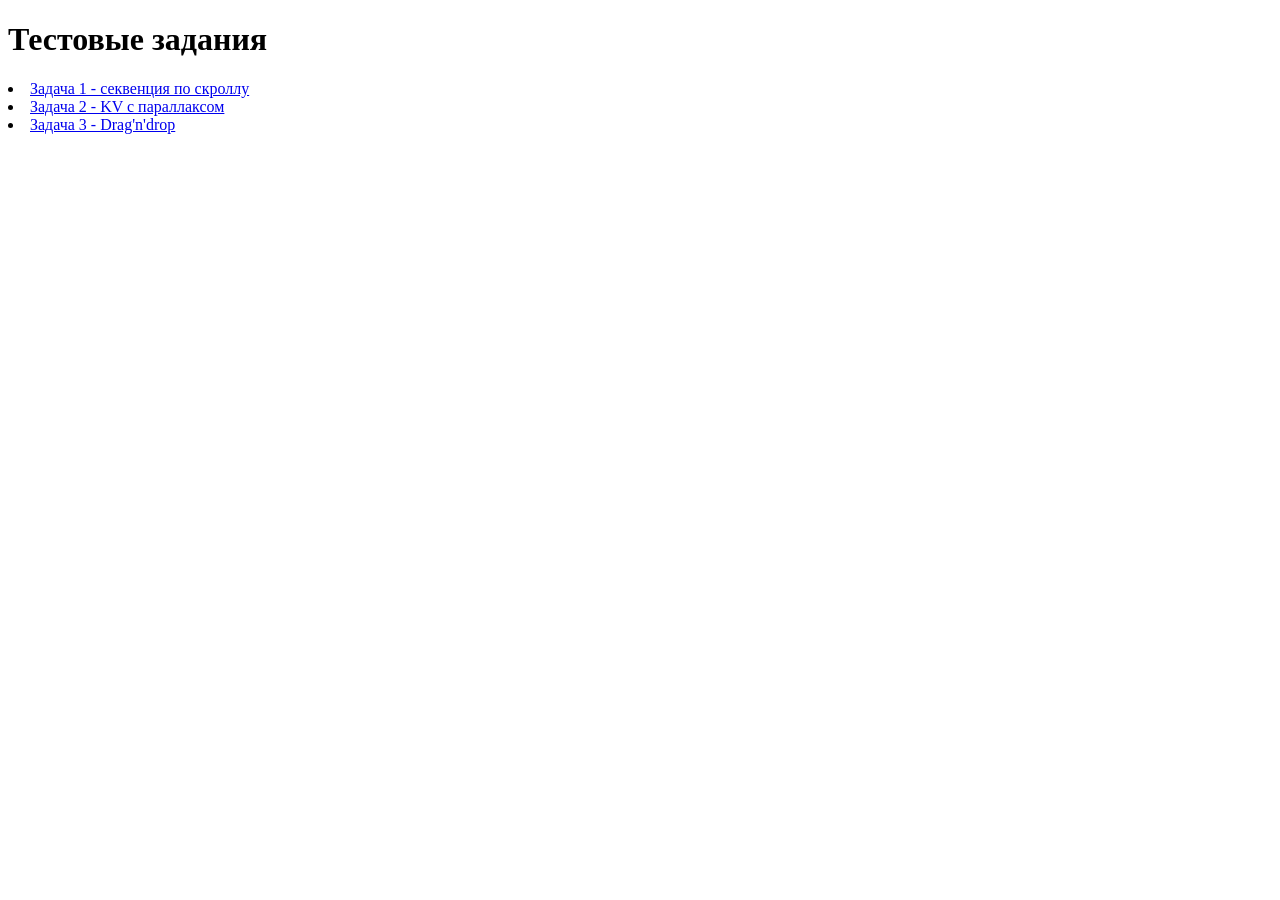
<file: index.html>
<!DOCTYPE html>
<html lang="ru">
  <head>
    <meta charset="UTF-8" />
    <meta name="viewport" content="width=device-width, initial-scale=1.0" />
    <title>Мои тестовые задания</title>
  </head>
  <body>
    <h1>Тестовые задания</h1>
    <li>
      <a href="task1-sequence/index.html">Задача 1 - секвенция по скроллу</a></li>
    <li><a href="task2-parallax/index.html">Задача 2 - KV с параллаксом</a></li>
    <li><a href="task3-dragdrop/index.html">Задача 3 - Drag'n'drop</a></li>
  </body>
</html>
</file>
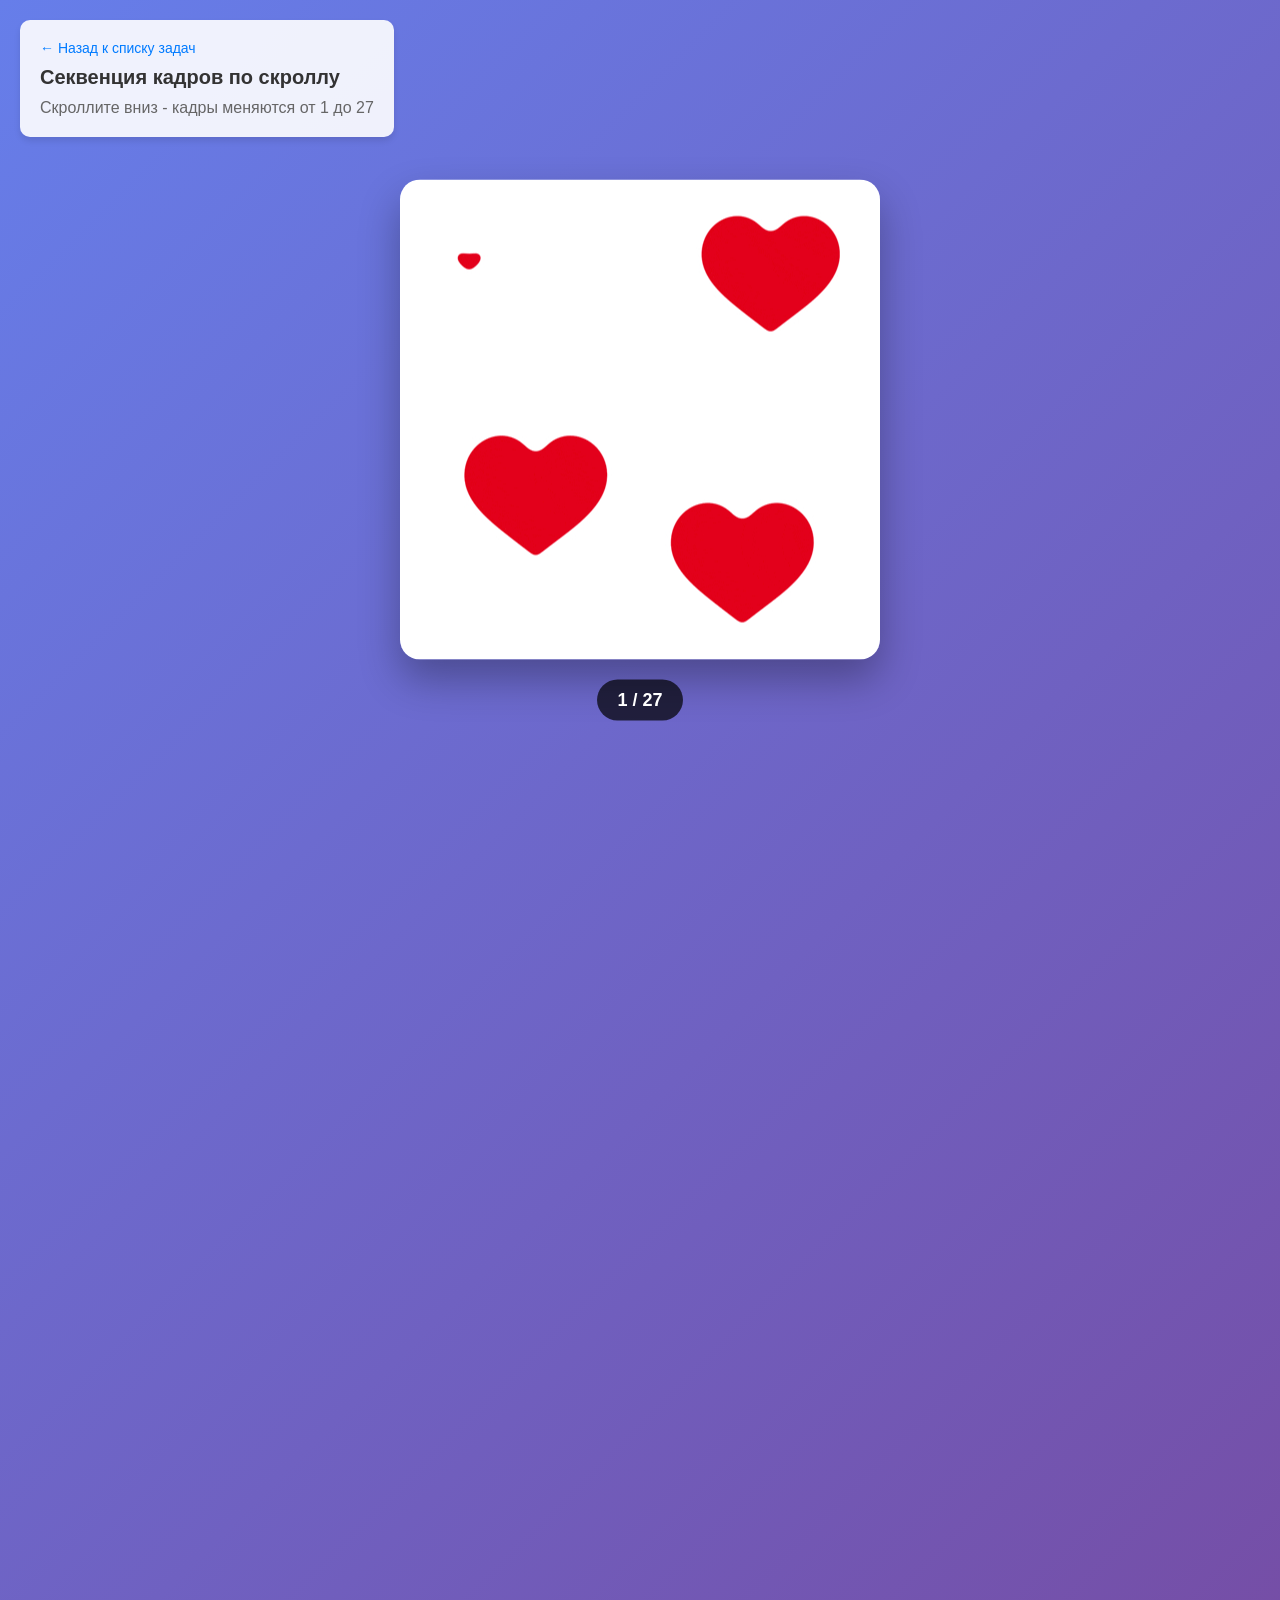
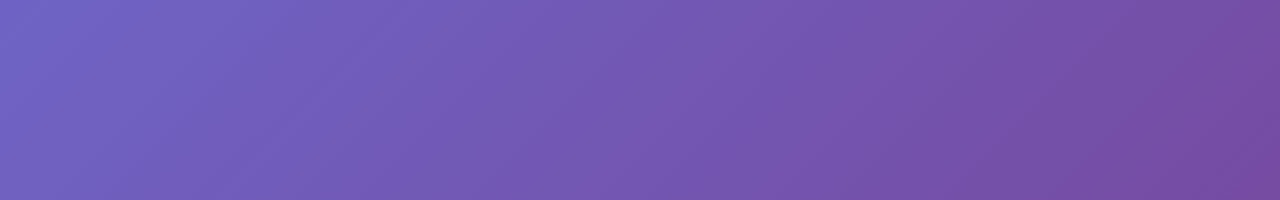
<file: task1-sequence/index.html>
<!DOCTYPE html>
<html lang="ru">
  <head>
    <meta charset="UTF-8" />
    <meta name="viewport" content="width=device-width, initial-scale=1.0" />
    <title>Задача 1 - Секвенция по скроллу</title>
    <link rel="stylesheet" href="style.css" />
  </head>
  <body>
    <div class="instruction">
      <a href="../index.html">← Назад к списку задач</a>
      <h1>Секвенция кадров по скроллу</h1>
      <p>Скроллите вниз - кадры меняются от 1 до 27</p>
    </div>

    <div class="sequence-container">
      <canvas class="sequence-canvas"></canvas>
      <div class="counter" id="frame-counter">1 / 27</div>
    </div>

    <div class="scroll-space"></div>
    <script src="script.js"></script>
  </body>
</html>
</file>
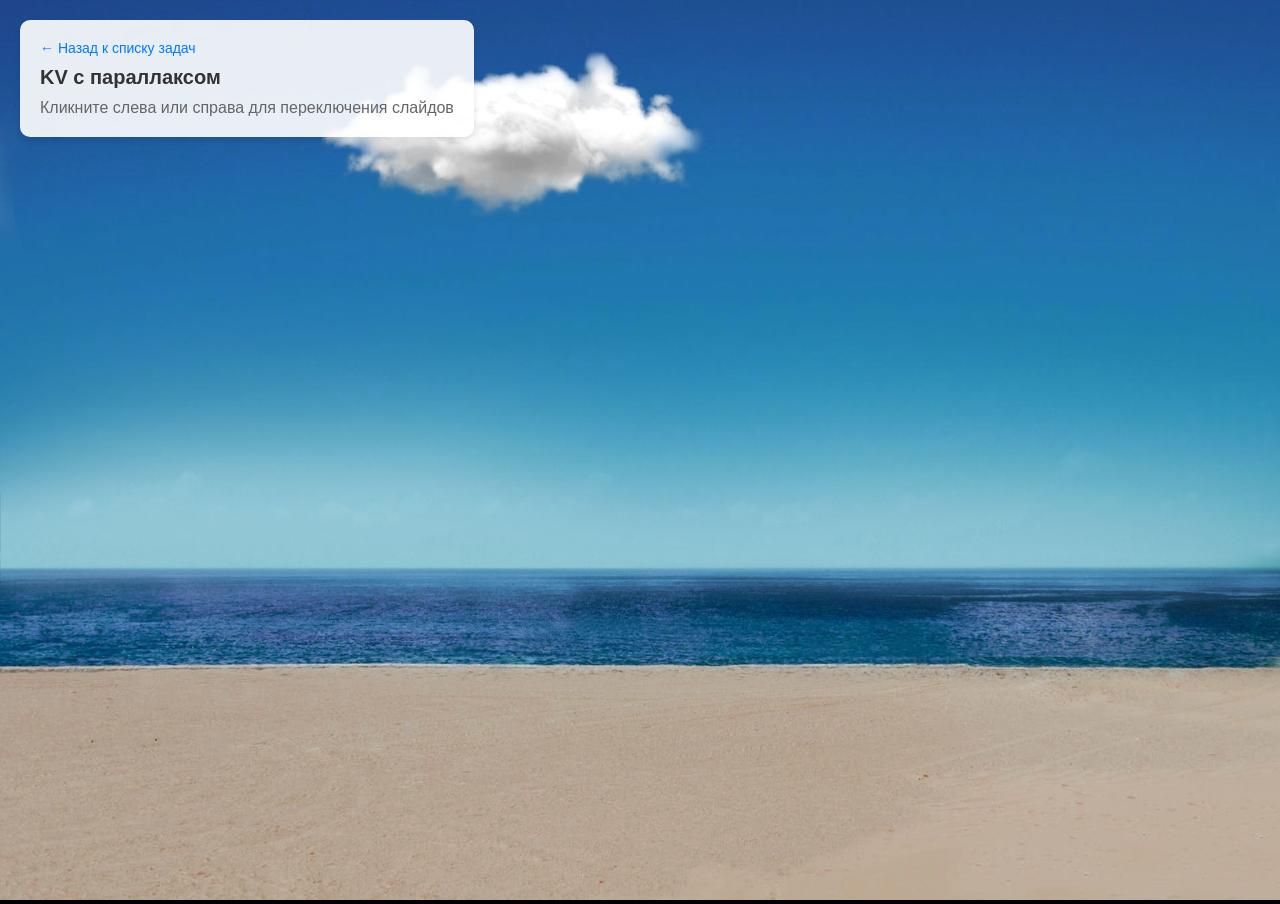
<file: task2-parallax/index.html>
<!DOCTYPE html>
<html lang="ru">
  <head>
    <meta charset="UTF-8" />
    <meta name="viewport" content="width=device-width, initial-scale=1.0" />
    <title>Задача 2 - KV с параллаксом</title>
    <link rel="stylesheet" href="style.css" />
  </head>
  <body>
    <div class="instruction">
      <a href="../index.html">← Назад к списку задач</a>
      <h1>KV с параллаксом</h1>
      <p>Кликните слева или справа для переключения слайдов</p>
    </div>
    <div class="kv-container">
      <canvas id="webgl-canvas"></canvas>

      <!-- Параллакс-слои -->
      <div class="parallax-layer" id="cloud-layer">
        <img src="../assets/images/task2/clouds.png" alt="cloud" />
      </div>
      <div class="parallax-layer" id="rainbow-layer">
        <img src="../assets/images/task2/rainbow2.png" alt="rainbow" />
      </div>

      <!-- Слайд 1 (фон с горой) -->
      <div class="slide slide-1 active">
        <div class="layer-bg">
          <img src="../assets/images/task2/slide1-bg1.jpeg" />
        </div>
      </div>

      <!-- Слайд 2 (фон с городом) -->
      <div class="slide slide-2">
        <div class="layer-bg">
          <img src="../assets/images/task2/slide2-bg-1.jpeg" />
        </div>
      </div>

      <div class="nav-zone nav-left"></div>
      <div class="nav-zone nav-right"></div>
    </div>

    <script src="webgl-transition.js"></script>
    <script src="script.js"></script>
  </body>
</html>
</file>
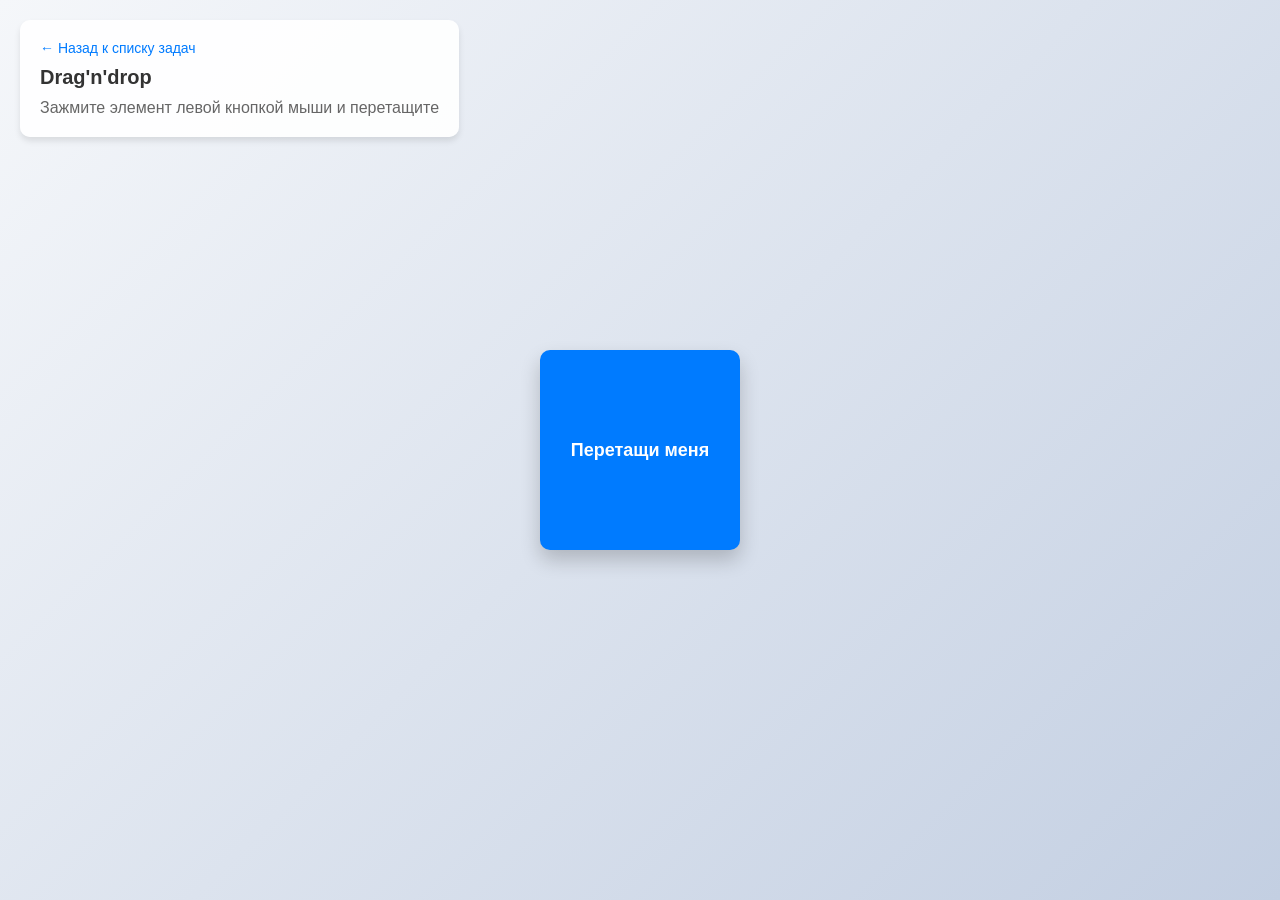
<file: task3-dragdrop/index.html>
<!DOCTYPE html>
<html lang="ru">
  <head>
    <meta charset="UTF-8" />
    <meta name="viewport" content="width=device-width, initial-scale=1.0" />
    <title>Задача 3 - Drag'n'drop</title>
    <link rel="stylesheet" href="style.css" />
  </head>
  <body>
    <div class="instruction">
      <a href="../index.html">← Назад к списку задач</a>
      <h1>Drag'n'drop</h1>
      <p>Зажмите элемент левой кнопкой мыши и перетащите</p>
    </div>

    <div class="draggable" id="draggable">Перетащи меня</div>

    <script src="script.js"></script>
  </body>
</html>
</file>
<file: task1-sequence/style.css>
* {
  margin: 0;
  padding: 0;
  box-sizing: border-box;
}

body {
  background: linear-gradient(135deg, #667eea 0%, #764ba2 100%);
  min-height: 100vh;
  font-family: Arial, Helvetica, sans-serif;
}

.sequence-container {
  position: fixed;
  top: 50%;
  left: 50%;
  transform: translate(-50%, -50%);
  text-align: center;
  display: flex;
  flex-direction: column;
  align-items: center;
}

.sequence-canvas {
  max-width: 90vw;
  max-height: 80vh;
  width: auto;
  height: auto;
  border-radius: 20px;
  box-shadow: 0 20px 40px rgba(0, 0, 0, 0.3);
  display: block;
}

.counter {
  background: rgba(0, 0, 0, 0.7);
  color: white;
  padding: 10px 20px;
  border-radius: 30px;
  display: inline-block;
  margin-top: 20px;
  font-size: 18px;
  font-weight: bold;
}

.scroll-space {
  height: 200vh;
}

.instruction {
  position: fixed;
  top: 20px;
  left: 20px;
  background: rgba(255, 255, 255, 0.9);
  padding: 20px;
  border-radius: 10px;
  box-shadow: 0 4px 6px rgba(0, 0, 0, 0.1);
  z-index: 10;
}

.instruction a {
  color: #007bff;
  text-decoration: none;
  font-size: 14px;
  display: block;
  margin-bottom: 10px;
}

.instruction h1 {
  font-size: 20px;
  margin-bottom: 10px;
  color: #333;
}

.instruction p {
  color: #666;
}
</file>
<file: task2-parallax/style.css>
* {
  margin: 0;
  padding: 0;
  box-sizing: border-box;
}

html,
body {
  width: 100%;
  height: 100%;
  background: #000;
}

body {
  font-family: Arial, Helvetica, sans-serif;
  overflow: hidden;
}

.instruction {
  position: fixed;
  top: 20px;
  left: 20px;
  background: rgba(255, 255, 255, 0.9);
  padding: 20px;
  border-radius: 10px;
  box-shadow: 0 4px 6px rgba(0, 0, 0, 0.1);
  z-index: 1000;
  color: #333;
}

.instruction a {
  color: #007bff;
  text-decoration: none;
  font-size: 14px;
  display: block;
  margin-bottom: 10px;
}

.instruction h1 {
  font-size: 20px;
  margin-bottom: 10px;
}

.instruction p {
  color: #666;
}

.kv-container {
  position: relative;
  width: 100%;
  height: 100%;
}

.slide {
  position: absolute;
  top: 0;
  left: 0;
  width: 100%;
  height: 100%;
  opacity: 0;
  transform: translateX(0);
  filter: blur(0);
  will-change: transform, filter;
}

.slide.active {
  opacity: 1;
}

.slide > div {
  position: absolute;
  top: 0;
  left: 0;
  width: 100%;
  height: 100%;
}

.slide img {
  width: 100%;
  height: 100%;
  object-fit: cover;
}

.nav-zone {
  position: absolute;
  top: 0;
  width: 30%;
  height: 100%;
  z-index: 10;
  cursor: pointer;
}

.nav-left {
  left: 0;
}

.nav-right {
  right: 0;
}

.layer-bg img {
  width: 100%;
  height: 100%;
  object-fit: cover;
}

#webgl-canvas {
  position: absolute;
  top: 0;
  left: 0;
  width: 100%;
  height: 100%;
  display: block;
  z-index: 5;
  pointer-events: none;
}

.parallax-layer {
  position: absolute;
  z-index: 15;
  pointer-events: none;
}

#cloud-layer {
  top: 15%;
  left: 40%;
}

#rainbow-layer {
  top: 20%;
  left: 50%;
}

.parallax-layer img {
  position: absolute;
  transform: translate(-50%, -50%);
  width: auto;
  height: auto;
  max-width: 400px;
}

#rainbow-layer img {
  max-width: 800px;
}
</file>
<file: task3-dragdrop/style.css>
* {
    margin: 0;
    padding: 0;
    box-sizing: border-box;
}

body {
    font-family: Arial, Helvetica, sans-serif;
    background: linear-gradient(135deg, #f5f7fa 0%, #c3cfe2 100%);
    min-height: 100vh;
    position: relative;
    overflow: hidden; 
}

.instruction {
    position: fixed;
    top: 20px;
    left: 20px;
    background: rgba(255, 255, 255, 0.9);
    padding: 20px;
    border-radius: 10px;
    box-shadow: 0 4px 6px rgba(0, 0, 0, 0.1);
    z-index: 10; 
}

.instruction a {
    color: #007bff;
    text-decoration: none;
    font-size: 14px;
    display: block;
    margin-bottom: 10px;
}

.instruction h1 {
    font-size: 20px;
    margin-bottom: 10px;
    color: #333;
}

.instruction p {
    color: #666;
}

.draggable {
    position: absolute;
    width: 200px;
    height: 200px;
    background: #007bff;
    color: white;
    display: flex;
    align-items: center;
    justify-content: center;
    border-radius: 10px;
    cursor: grab;
    user-select: none;
    box-shadow: 0 10px 20px rgba(0, 0, 0, 0.2);
    font-size: 18px;
    font-weight: bold;
    transition: box-shadow 0.2s, transform 0.2s;
}

.draggable:active {
    cursor: grabbing;
    box-shadow: 0 15px 30px rgba(0,0,0,0.3);
}
</file>
